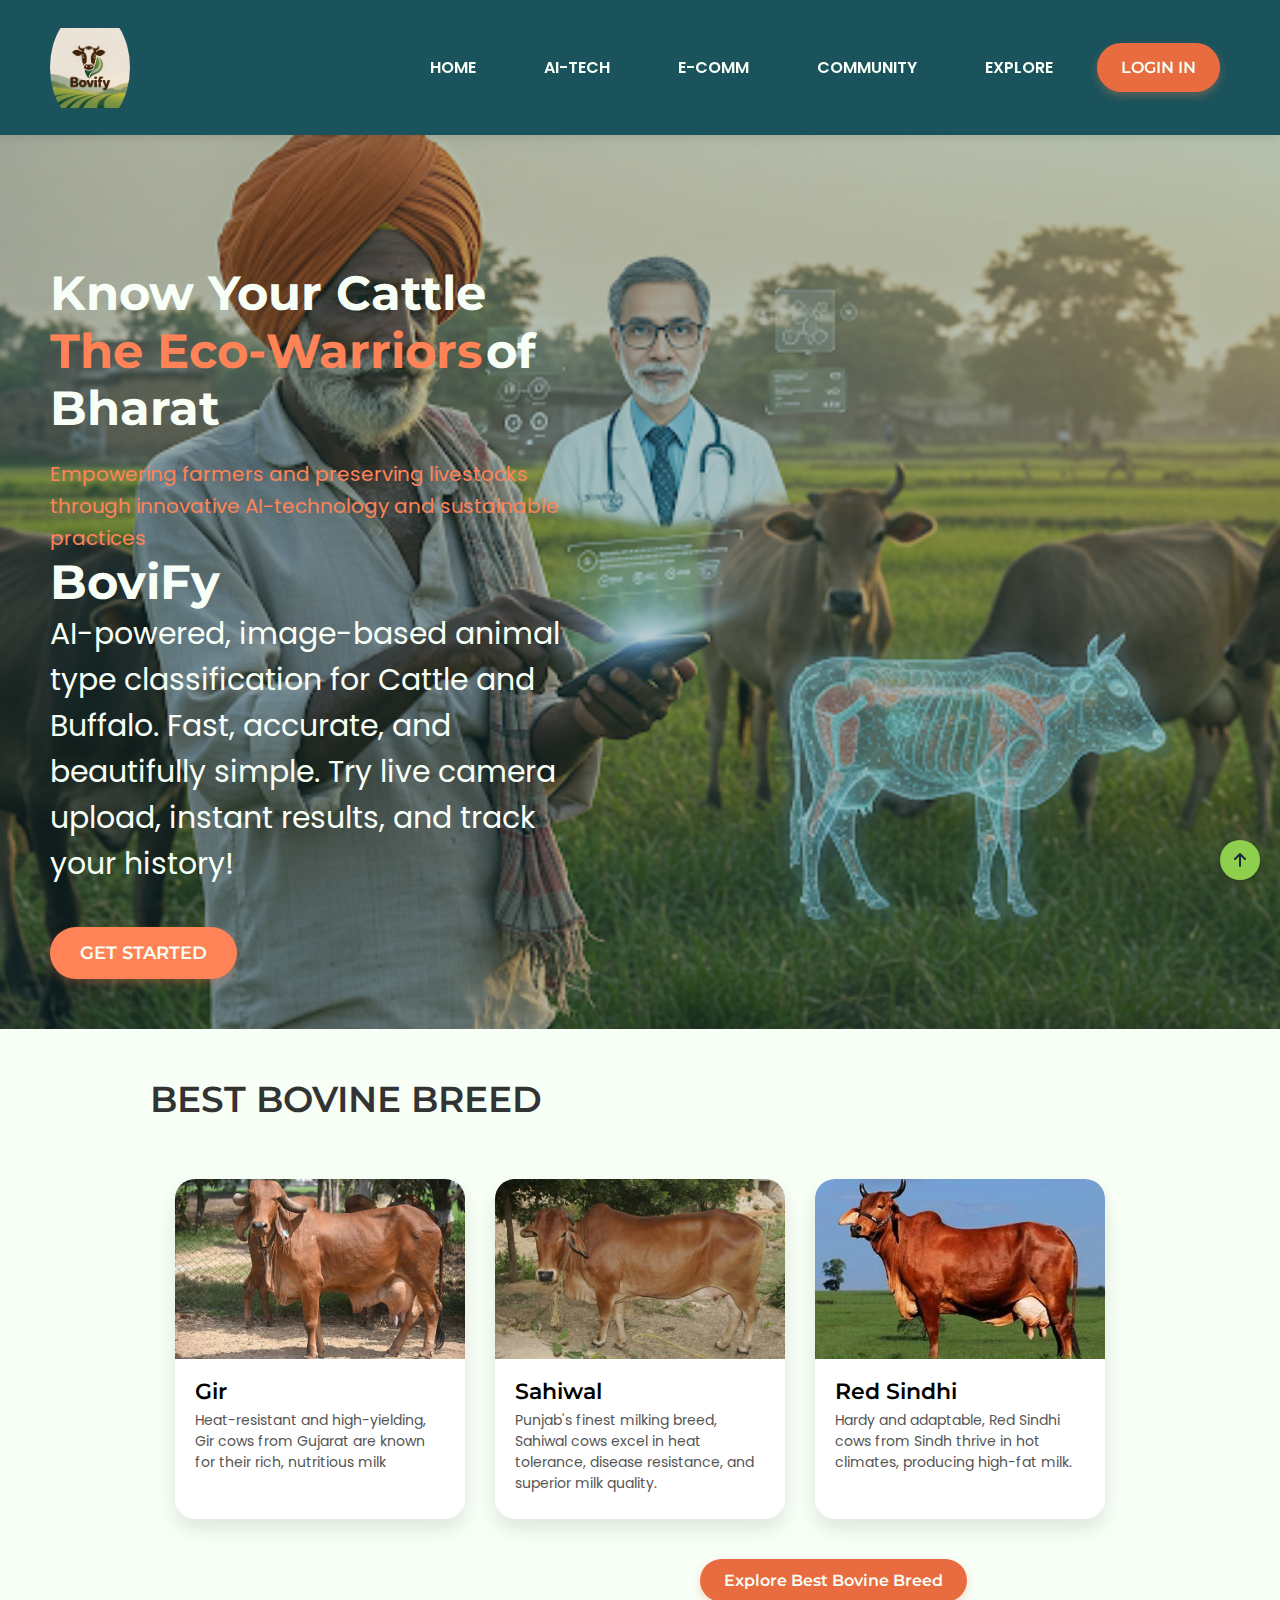
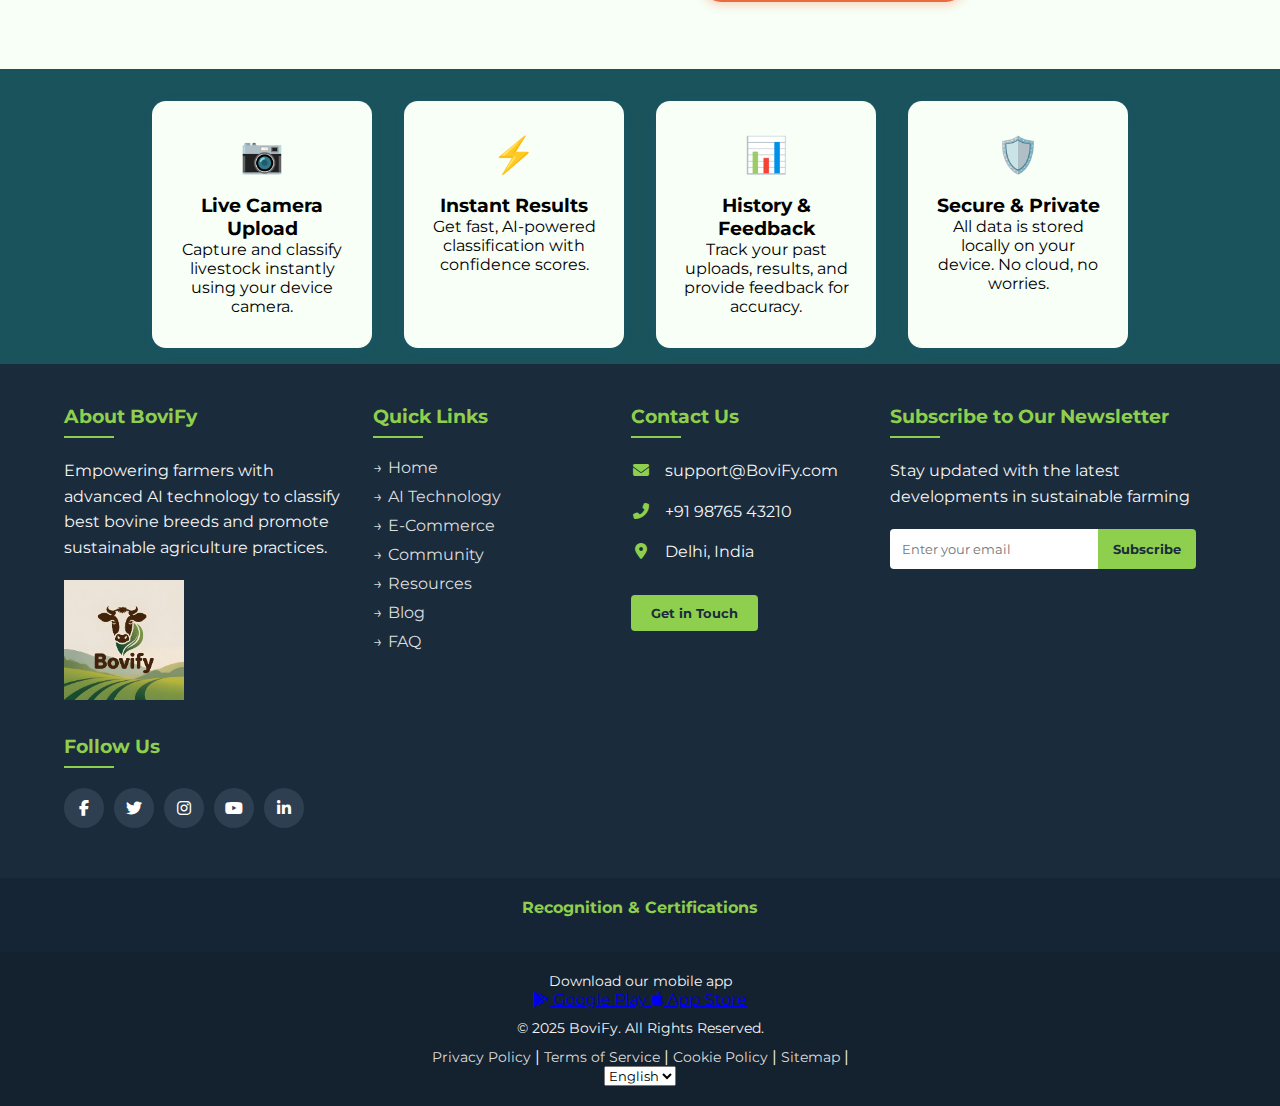
<file: index.html>
<!DOCTYPE html>
<html lang="en">
<head>
    <meta charset="UTF-8">
    <meta name="viewport" content="width=device-width, initial-scale=1.0">
    <link href="https://fonts.googleapis.com/css2?family=Montserrat:wght@400;500;600;700&family=Poppins:wght@400;500;600&display=swap" rel="stylesheet">
    <link rel="stylesheet" href="https://cdnjs.cloudflare.com/ajax/libs/font-awesome/6.5.1/css/all.min.css">

    <title>Animal Type Classification</title>
    <link rel="stylesheet" href="index.css">
</head>
<body>
    <nav class="navbar">
    <div  class="firstcontainer">
        <div class="logo"></div>
        <div class="menu">
            <button onclick="window.location.href='index.html'">HOME</button>
            <button onclick="window.location.href='upload-sec.html'">AI-TECH</button>
            <button onclick="window.location.href='ecomm.html'">E-COMM</button>
            <button onclick="window.location.href='community1.html'">COMMUNITY</button>
            <button onclick="window.location.href='explore.html'">EXPLORE</button>

            <button id="getstart"><a href="login.html" style="text-decoration:none;color:inherit;">LOGIN IN</a></button>
        </div>
    </div>
    </nav>
    <div class="secondcontainer">
        <div class="text">  
            <p id="one">Know Your Cattle</p>
            <p><span id="two">The Eco-Warriors</span> <span id="three">of Bharat</span></p>
            <p id="four">Empowering farmers and preserving livestocks through innovative AI-technology and sustainable practices</p>
            <p id="app-name">BoviFy</p>
            <p id="description">AI-powered, image-based animal type classification for Cattle and Buffalo. Fast, accurate, and beautifully simple. Try live camera upload, instant results, and track your history!</p>
            <button id="getstarts" onclick="window.location.href='ai.html'">GET STARTED</button>
        </div>
        <div class="imageone"></div>
    </div>
    <section class="Overview">
    <div class="firstline">
            <h1 class="heritage-title">BEST BOVINE BREED</h1>
            <div class="IMAGES">
                <img id="menuimage" src="images/IMAGE1.JPG" alt="Gir Cow">
                <h2 id="firstlinetext">Gir</h2>
                <p id="firstlinetexts">Heat-resistant and high-yielding, Gir cows from Gujarat are known for their rich, nutritious milk</p>
            </div>
            <div class="IMAGES">
                <img id="menuimage" src="images/IMAGE2.JPG" alt="Sahiwal Cow">
                <h2 id="firstlinetext">Sahiwal</h2>
                <p id="firstlinetexts">Punjab's finest milking breed, Sahiwal cows excel in heat tolerance, disease resistance, and superior milk quality.</p>
            </div>
            <div class="IMAGES">
                <img id="menuimage" src="images/IMAGE3.JPG" alt="Red Sindhi Cow">
                <h2 id="firstlinetext">Red Sindhi</h2>
                <p id="firstlinetexts">Hardy and adaptable, Red Sindhi cows from Sindh thrive in hot climates, producing high-fat milk.</p>
            </div>
            <span id="explore-sec">
                <button id="getstart" onclick.window.location.href="explore.html">Explore Best Bovine Breed </button>
            </span>
    </div>
    </section>
    <section class="features">
    <div class="feature-card">
      <span class="feature-icon">📷</span>
      <h3>Live Camera Upload</h3>
      <p>Capture and classify livestock instantly using your device camera.</p>

    </div>
    <div class="feature-card">
      <span class="feature-icon">⚡</span>
      <h3>Instant Results</h3>
      <p>Get fast, AI-powered classification with confidence scores.</p>
    </div>
    <div class="feature-card">
      <span class="feature-icon">📊</span>
      <h3>History & Feedback</h3>
      <p>Track your past uploads, results, and provide feedback for accuracy.</p>

    </div>
    <div class="feature-card">
      <span class="feature-icon">🛡️</span>
      <h3>Secure & Private</h3>
      <p>All data is stored locally on your device. No cloud, no worries.</p>
    </div>
  </section>
  <footer>
    <div class="footer-container">
          <div class="footer-section about">
              <h3>About BoviFy</h3>
              <p>Empowering farmers with advanced AI technology to classify best bovine breeds and promote sustainable agriculture practices.</p>
              <div class="footer-logo">
                  <img src="images/logo.png" alt="BoviFy Logo" width="120px" >

              </div>
          </div>
          
          <div class="footer-section links">
              <h3>Quick Links</h3>
              <ul>
                  <li><a href="index.html">Home</a></li>
                  <li><a href="ai.html">AI Technology</a></li>
                  <li><a href="ecomm.html">E-Commerce</a></li>
                  <li><a href="community1.html">Community</a></li>
                  <li><a href="resources.html">Resources</a></li>
                  <li><a href="blog.html">Blog</a></li>
                  <li><a href="faq.html">FAQ</a></li>
                  </ul>
                  </div>
          
          <div class="footer-section contact">
              <h3>Contact Us</h3>
              <p><i class="fas fa-envelope"></i> support@BoviFy.com</p>
              <p><i class="fas fa-phone-alt"></i> +91 98765 43210</p>
              <p><i class="fas fa-map-marker-alt"></i> Delhi, India</p>
              <button class="contact-btn">Get in Touch</button>
          </div>
          
          <div class="footer-section newsletter">
              <h3>Subscribe to Our Newsletter</h3>
              <p>Stay updated with the latest developments in sustainable farming</p>
              <form class="newsletter-form">
                  <input type="email" placeholder="Enter your email" required>
                  <button type="submit">Subscribe</button>
              </form>
          </div>
           <div class="footer-section social">
              <h3>Follow Us</h3>
              <div class="social-icons">
                  <a href="#" class="social-icon" aria-label="Facebook"><i class="fab fa-facebook-f"></i></a>
                  <a href="#" class="social-icon" aria-label="Twitter"><i class="fab fa-twitter"></i></a>
                  <a href="#" class="social-icon" aria-label="Instagram"><i class="fab fa-instagram"></i></a>
                  <a href="#" class="social-icon" aria-label="YouTube"><i class="fab fa-youtube"></i></a>
                  <a href="#" class="social-icon" aria-label="LinkedIn"><i class="fab fa-linkedin-in"></i></a>
              </div>
          </div>
    </div>
  
    <div class="footer-middle">
          <div class="footer-awards">
              <h4>Recognition & Certifications</h4>
              <div class="award-icons">
                  <!-- <img src="images/award1.png" alt="Certification 1" onerror="this.src='images/placeholder-award.png'; this.onerror=null;"> -->
                  <!-- <img src="images/award2.png" alt="Certification 2" onerror="this.src='images/placeholder-award.png'; this.onerror=null;"> -->
                  <!-- <img src="images/award3.png" alt="Certification 3" onerror="this.src='images/placeholder-award.png'; this.onerror=null;"> -->
                  <!-- <img src="images/award4.png" alt="Certification 4" onerror="this.src='images/placeholder-award.png'; this.onerror=null;"> -->
              </div>
              </div>
    </div>
    <div class="footer-bottom">
          <div class="footer-app-download">
              <p>Download our mobile app</p>
              <div class="app-buttons">
                  <a href="#" class="app-button">
                      <i class="fab fa-google-play"></i> Google Play
                  </a>
                  <a href="#" class="app-button">
                      <i class="fab fa-apple"></i> App Store
                  </a>
              </div>
          </div>
          <p>&copy; 2025 BoviFy. All Rights Reserved.</p>
          <div class="footer-legal">
              <a href="privacy.html">Privacy Policy</a> | 
              <a href="terms.html">Terms of Service</a> | 
              <a href="cookies.html">Cookie Policy</a> |
              <a href="sitemap.html">Sitemap</a> |
              <div class="language-selector">
                  <select id="language-select" onchange="changeLanguage(this.value)">
                      <option value="en">English</option>
                       <option value="hi">हिंदी</option>
                      <option value="gu">ગુજરાતી</option>
                      <option value="pa">ਪੰਜਾਬੀ</option>
                  </select>
              </div>
          </div>
    </div>
      
    <div class="back-to-top">
          <a href="#top" id="scroll-to-top" aria-label="Back to top"><i class="fas fa-arrow-up"></i></a>
    </div>
    </footer>

</body>
</html>
</file>
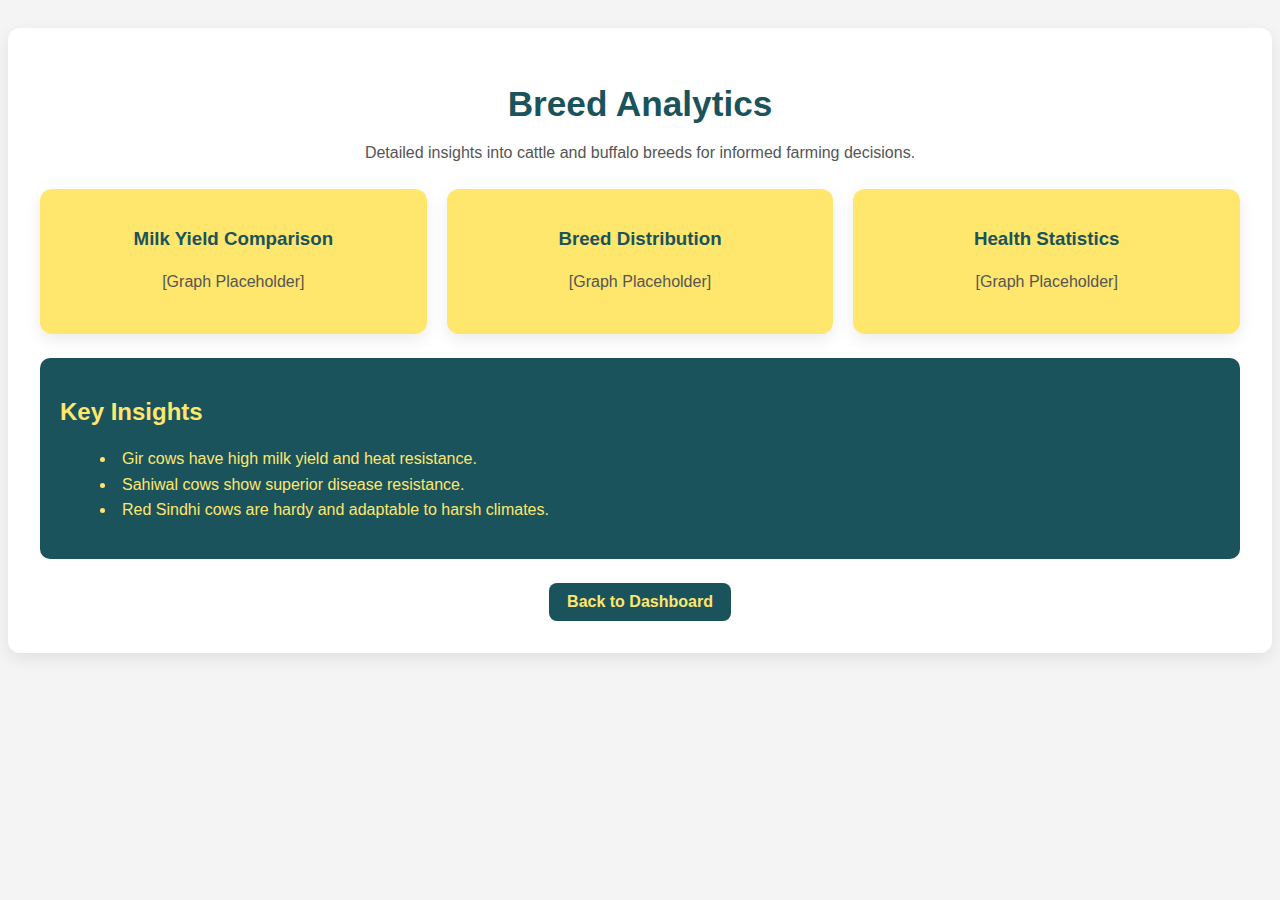
<file: analytics.html>
<!DOCTYPE html>
<html lang="en">
<head>
    <meta charset="UTF-8">
    <meta name="viewport" content="width=device-width, initial-scale=1.0">
    <title>Analytics - BoviFy</title>
    <link rel="stylesheet" href="pages.css">
</head>
<body>
    <div class="page-container">
        <h1>Breed Analytics</h1>
        <p>Detailed insights into cattle and buffalo breeds for informed farming decisions.</p>

        <div class="charts-container">
            <div class="chart-card">
                <h3>Milk Yield Comparison</h3>
                <p>[Graph Placeholder]</p>
            </div>
            <div class="chart-card">
                <h3>Breed Distribution</h3>
                <p>[Graph Placeholder]</p>
            </div>
            <div class="chart-card">
                <h3>Health Statistics</h3>
                <p>[Graph Placeholder]</p>
            </div>
        </div>

        <div class="insights">
            <h2>Key Insights</h2>
            <ul>
                <li>Gir cows have high milk yield and heat resistance.</li>
                <li>Sahiwal cows show superior disease resistance.</li>
                <li>Red Sindhi cows are hardy and adaptable to harsh climates.</li>
            </ul>
        </div>

        <a href="dashboared.html" class="back-btn">Back to Dashboard</a>
    </div>
</body>
</html>
</file>
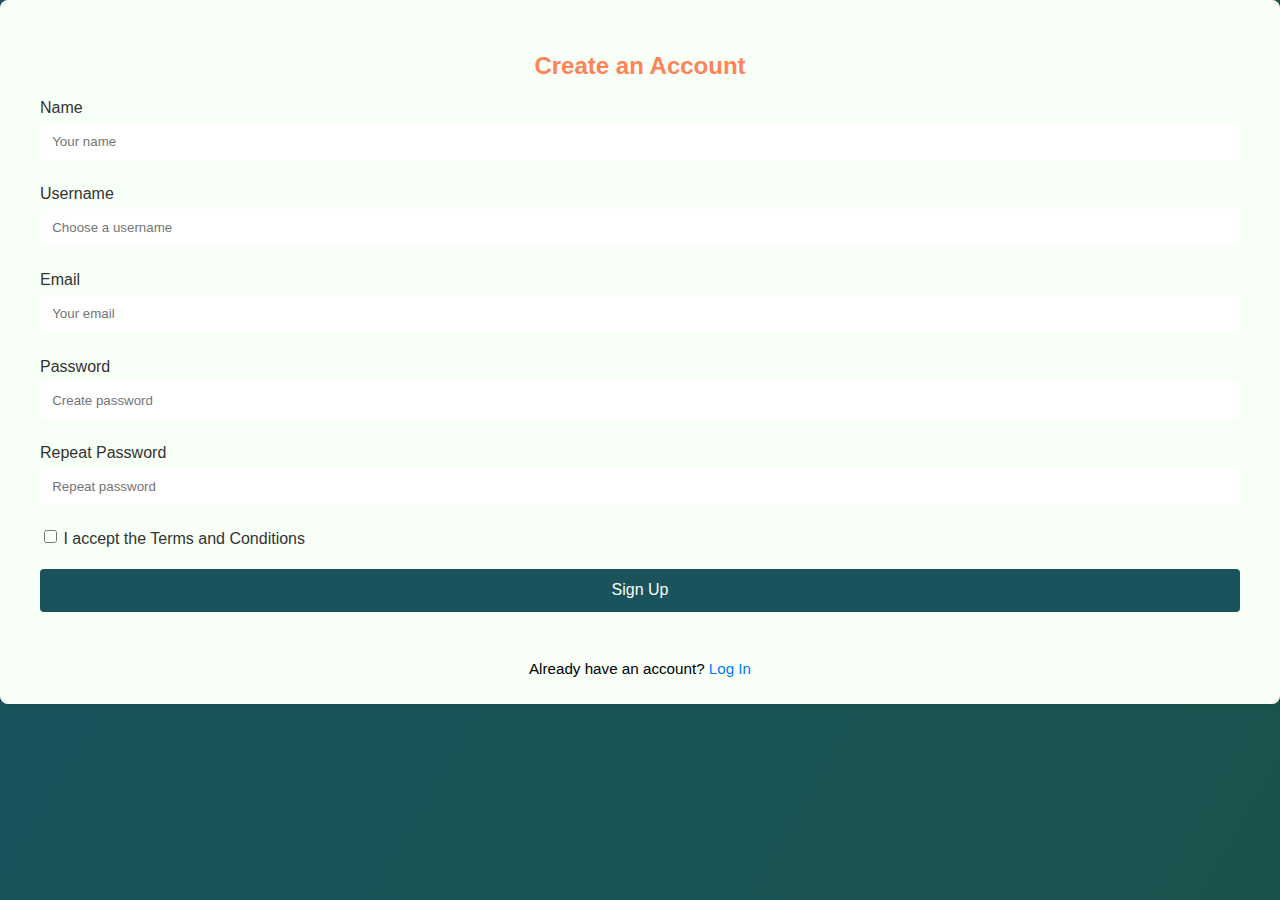
<file: createacc.html>
<!DOCTYPE html>
<html lang="en">
<head>
    <meta charset="UTF-8">
    <title>Create an Account</title>
    <link rel="stylesheet" href="createacc.css">
</head>
<body>
  <div class="signup-container">
    <form id="signupForm" autocomplete="on">
      <h2>Create an Account</h2>
      <label for="name">Name</label>
      <input type="text" id="name" name="name" placeholder="Your name" required>
      
      <label for="username">Username</label>
      <input type="text" id="username" name="username" placeholder="Choose a username" required>
      
      <label for="email">Email</label>
      <input type="email" id="email" name="email" placeholder="Your email" required>
      
      <label for="password">Password</label>
      <input type="password" id="password" name="password" placeholder="Create password" required>
      
      <label for="repeat-password">Repeat Password</label>
      <input type="password" id="repeat-password" name="repeat-password" placeholder="Repeat password" required>
      
      <div class="terms">
        <input type="checkbox" id="terms" name="terms" required>
        <label for="terms">I accept the Terms and Conditions</label>
      </div>
      
      <button type="submit">Sign Up</button>
      <p id="error-message"></p>
      <p class="signin-link">Already have an account? <a href="login.html">Log In</a></p>
    </form>
  </div>
  <script src="createacc.js"></script>
</body>
</html>
</file>
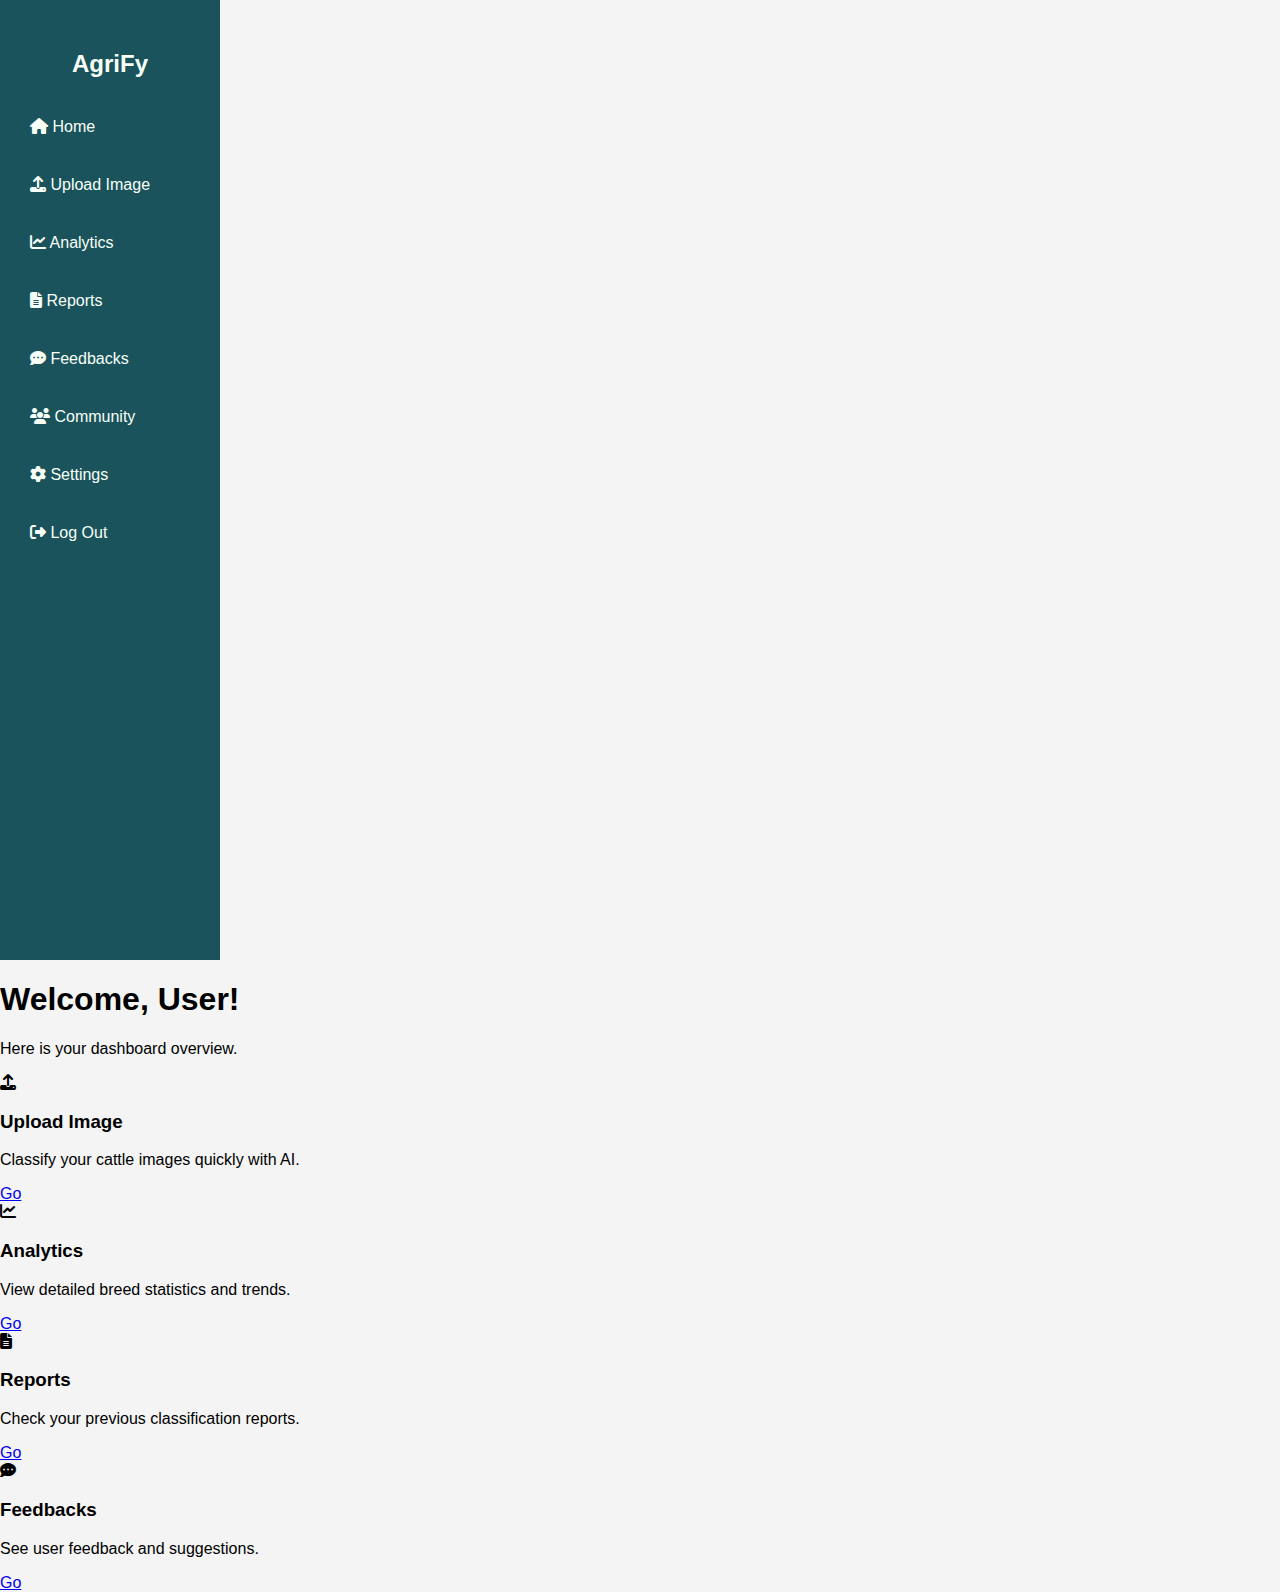
<file: dashboared.html>
<!DOCTYPE html>
<html lang="en">
<head>
  <meta charset="UTF-8">
  <meta name="viewport" content="width=device-width, initial-scale=1.0">
  <title>User Dashboard</title>
  <link rel="stylesheet" href="dashboared.css">
  <link rel="stylesheet" href="https://cdnjs.cloudflare.com/ajax/libs/font-awesome/6.4.0/css/all.min.css">
</head>
<body>
<!-- <script>
  if(localStorage.getItem('isLoggedIn') !== 'true') {
      window.location.href = 'login.html';
  }
</script> -->

<div class="dashboard-container">
  <!-- Sidebar -->
  
  <nav class="sidebar">
    <h2>AgriFy</h2>
    <ul>
      <li><a href="index.html"><i class="fa fa-home"></i> Home</a></li>
      <li><a href="upload-sec.html"><i class="fa fa-upload"></i> Upload Image</a></li>
      <li><a href="analytics.html"><i class="fa fa-chart-line"></i> Analytics</a></li>
      <li><a href="reports.html"><i class="fa fa-file-alt"></i> Reports</a></li>
      <li><a href="feedback.html"><i class="fa fa-comment-dots"></i> Feedbacks</a></li>
      <li><a href="community.html"><i class="fa fa-users"></i> Community</a></li>
      <li><a href="settings.html"><i class="fa fa-cog"></i> Settings</a></li>
      <li><a href="#" id="logout-btn"><i class="fa fa-sign-out-alt"></i> Log Out</a></li>
    </ul>
  </nav>

  <!-- Main Content -->
  <div class="main-content">
    <header>
      
      <h1>Welcome, User!</h1>
      <p>Here is your dashboard overview.</p>
    </header>

    <!-- Quick Access Cards -->
    <div class="cards-container">
      <div class="card">
        <i class="fa fa-upload card-icon"></i>
        <h3>Upload Image</h3>
        <p>Classify your cattle images quickly with AI.</p>
        <a href="upload-sec.html" class="card-btn">Go</a>
      </div>

      <div class="card">
        <i class="fa fa-chart-line card-icon"></i>
        <h3>Analytics</h3>
        <p>View detailed breed statistics and trends.</p>
        <a href="analytics.html" class="card-btn">Go</a>
      </div>

      <div class="card">
        <i class="fa fa-file-alt card-icon"></i>
        <h3>Reports</h3>
        <p>Check your previous classification reports.</p>
        <a href="reports.html" class="card-btn">Go</a>
      </div>

      <div class="card">
        <i class="fa fa-comment-dots card-icon"></i>
        <h3>Feedbacks</h3>
        <p>See user feedback and suggestions.</p>
        <a href="feedback.html" class="card-btn">Go</a>
      </div>
    </div>
  </div>
</div>

<script>
  document.getElementById('logout-btn').addEventListener('click', function(){
      localStorage.removeItem('isLoggedIn');
      window.location.href = 'login.html';
  });
</script>
</body>
</html>
</file>
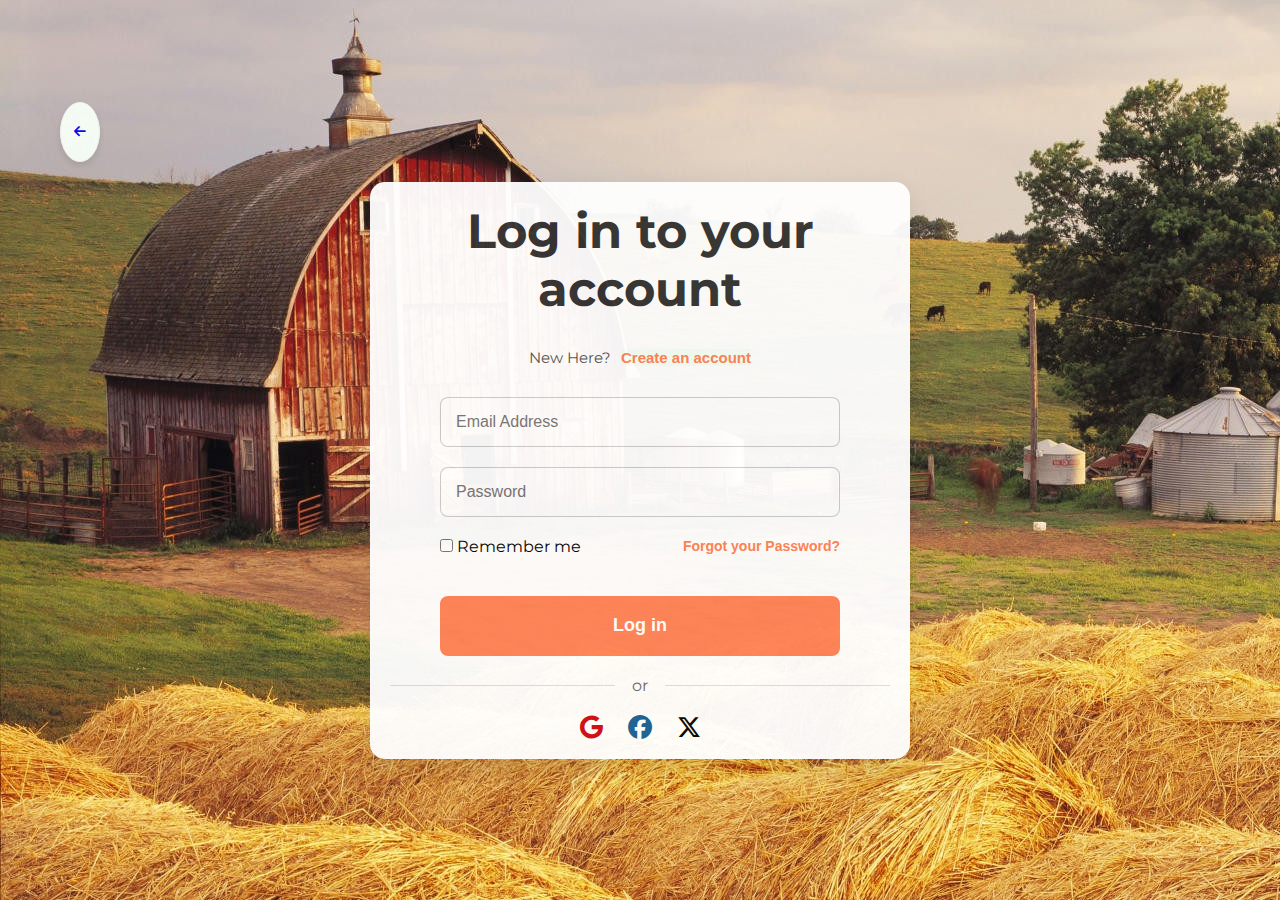
<file: feedback.html>
<!DOCTYPE html>
<html lang="en">
<head>
    <meta charset="UTF-8">
    <meta name="viewport" content="width=device-width, initial-scale=1.0">
    <title>Feedbacks</title>
    <link rel="stylesheet" href="pages.css">
    <link rel="stylesheet" href="https://cdnjs.cloudflare.com/ajax/libs/font-awesome/6.4.0/css/all.min.css">
</head>
<body>
    <script>
        if(localStorage.getItem('isLoggedIn') !== 'true') {
            window.location.href = 'login.html';
        }
    </script>

    <div class="page-container">
        <h1>Feedbacks</h1>
        <p>Here you can see the recent feedbacks submitted by users.</p>

        <!-- Feedback Form -->
        <div class="feedback-form">
            <textarea placeholder="Write your feedback..."></textarea>
            <button>Submit Feedback</button>
        </div>

        <!-- Recent Feedbacks -->
        <div class="feedback-list">
            <h2>Recent Feedbacks</h2>

            <div class="feedback-card">
                <div class="feedback-meta">
                    <strong>John Doe</strong> <span>– 29 Sep 2025</span>
                </div>
                <p>Great platform! The analytics feature is very useful.</p>
            </div>

            <div class="feedback-card">
                <div class="feedback-meta">
                    <strong>Jane Smith</strong> <span>– 28 Sep 2025</span>
                </div>
                <p>The dashboard design is intuitive and attractive.</p>
            </div>

            <div class="feedback-card">
                <div class="feedback-meta">
                    <strong>Mike Lee</strong> <span>– 27 Sep 2025</span>
                </div>
                <p>Would love to see more charts and analytics on breeds.</p>
            </div>

        </div>

        <a href="dashboared.html" class="back-btn"></i> Back to Dashboard</a>
    </div>
</body>
</html>
</file>
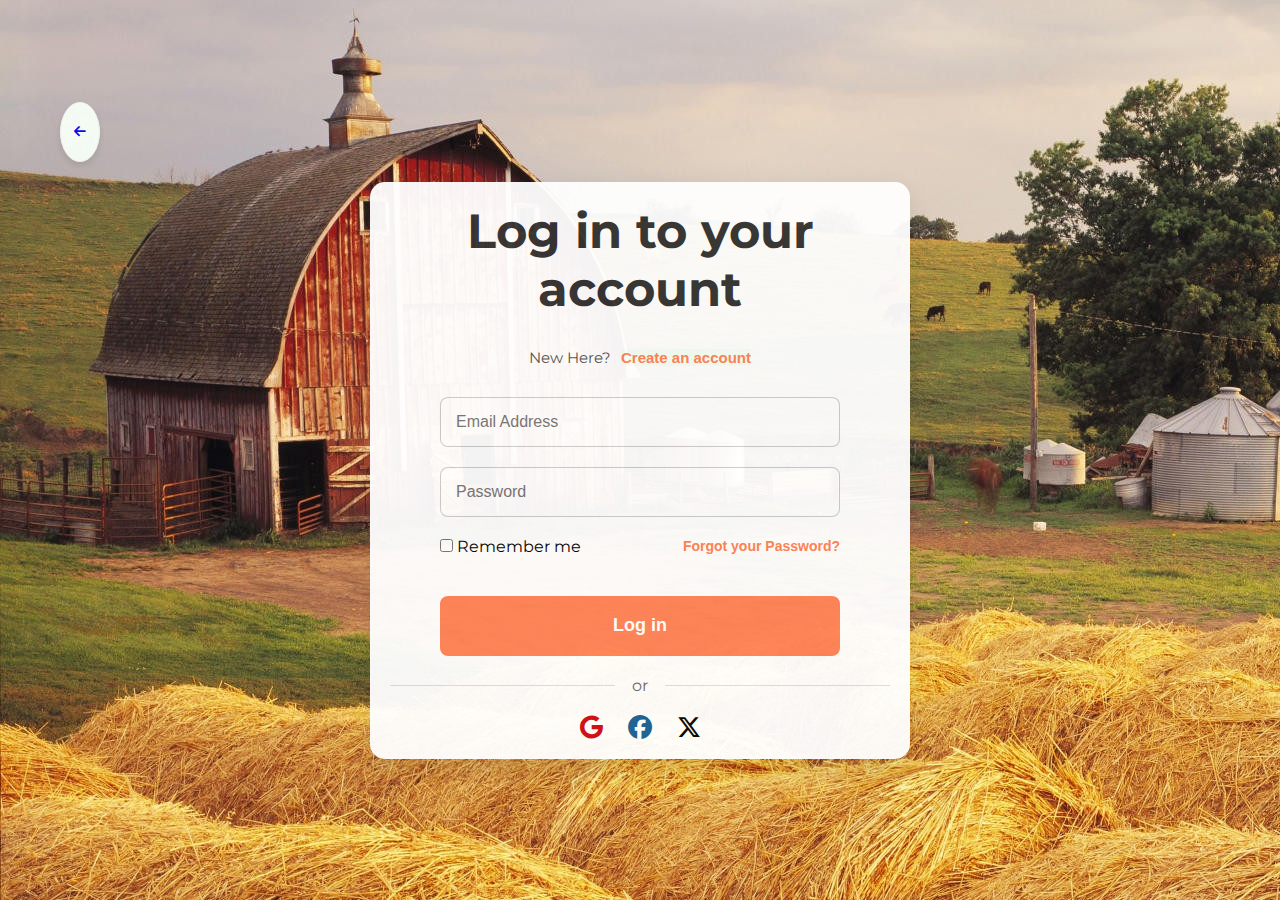
<file: login.html>
<!DOCTYPE html>
<html lang="en">
<head>
    <meta charset="UTF-8">
    <meta name="viewport" content="width=device-width, initial-scale=1.0">
    <title>Login To BoviFy</title>
    <link rel="stylesheet" href="login.css">
    <link rel="stylesheet" href="https://cdnjs.cloudflare.com/ajax/libs/font-awesome/6.5.1/css/all.min.css">
    <link href="https://fonts.googleapis.com/css2?family=Montserrat:wght@400;500;600;700&family=Poppins:wght@400;500;600&display=swap" rel="stylesheet">

</head>
<body>
    <div class="bigcontainer">
       <button id="button">
            <a href="index.html"> <i class="fa-solid fa-arrow-left"></i></a>
       </button>
        <div class="smallcontainer">
            <h2 class="page-title">Log in to your account</h2>
            
            <div class="littletext">
                <h6>New Here?</h6>
                <button style="border:none;background-color: #F7FFF7;">
                    <a href="createacc.html" style="font-size: 15px;font-weight: 600;font-style: Montserrat;text-decoration:none;color:#ff8357;">Create an account</a>
                </button>
            </div>
             <div class="manycontainer" id="login-form">
                <div id="error-message" style="color: red; display: none;"></div>
                <div class="container" id="email">
                    <input type="text" id="email" placeholder="Email Address">
                </div>
                <div class="container" id="password">
                    <input type="password" id="password" placeholder="Password">
                </div>
                <div class="checkbox">
                    <div>
                        <input type="checkbox" id="checkbox">
                        <label for="checkbox">Remember me</label>
                    </div>
                    <button style="text-decoration: none; color: #ff8357; font-size: 14px; font-weight: 600; border: none; background-color: white;">Forgot your Password?</button>
                </div>
                
                <div id="error-message" style="display: none;"></div>
           
                <button id="diffcontainer" type="submit" >Log in</button>
            </div>
            <div class="separator">or</div>
            
            <div class="icons">
                <i class="fa-brands fa-google" style="color: #cf0913;"></i>
                <i class="fa-brands fa-facebook" style="color: #155f97;"></i>
                <i class="fa-brands fa-x-twitter"></i>
            </div>
        </div>
    </div>

</body>
</html>
</file>
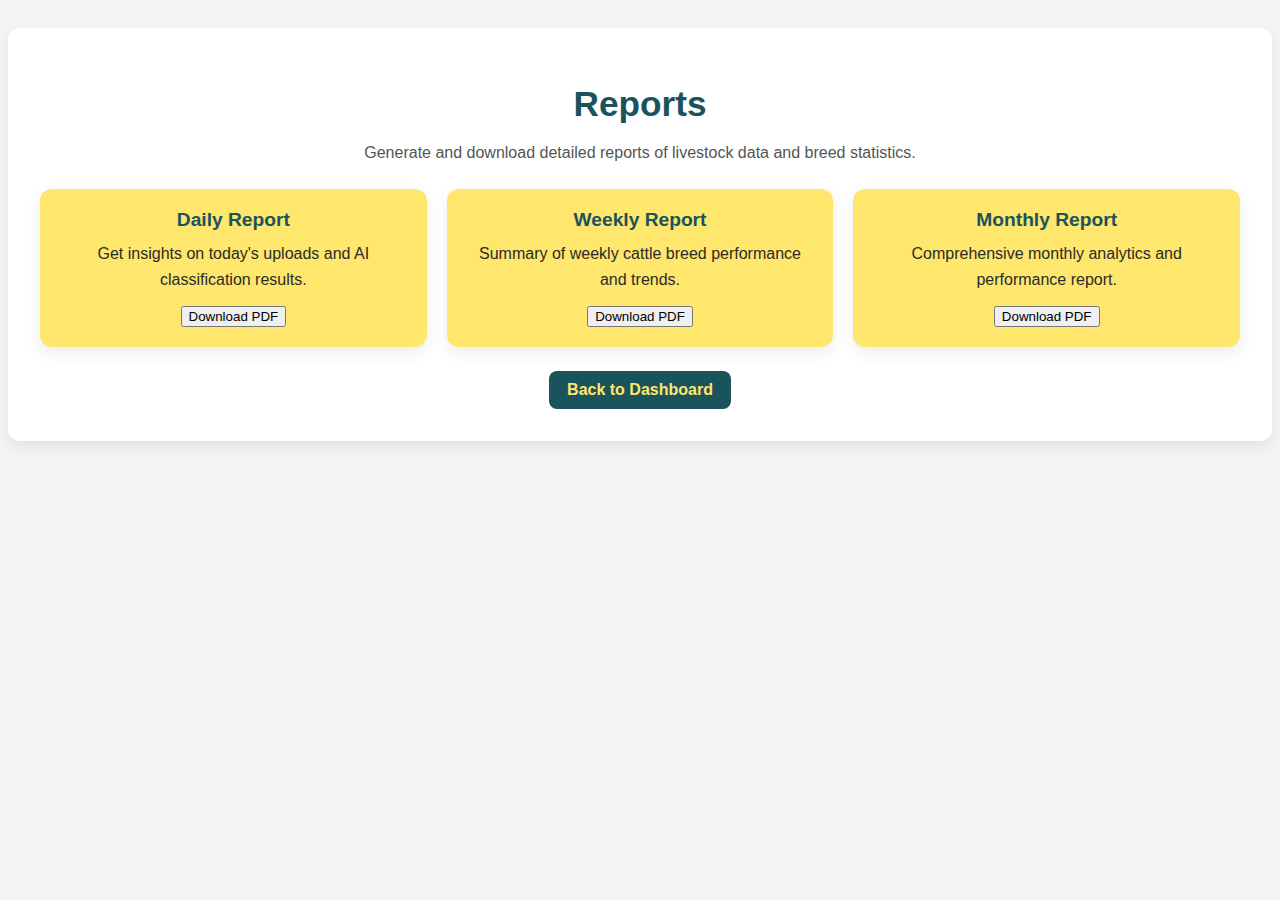
<file: reports.html>
<!DOCTYPE html>
<html lang="en">
<head>
    <meta charset="UTF-8">
    <meta name="viewport" content="width=device-width, initial-scale=1.0">
    <title>Reports - BoviFy</title>
    <link rel="stylesheet" href="pages.css">
</head>
<body>
    <div class="page-container">
        <h1>Reports</h1>
        <p>Generate and download detailed reports of livestock data and breed statistics.</p>

        <div class="cards-container">
            <div class="card">
                <h3>Daily Report</h3>
                <p>Get insights on today's uploads and AI classification results.</p>
                <button>Download PDF</button>
            </div>
            <div class="card">
                <h3>Weekly Report</h3>
                <p>Summary of weekly cattle breed performance and trends.</p>
                <button>Download PDF</button>
            </div>
            <div class="card">
                <h3>Monthly Report</h3>
                <p>Comprehensive monthly analytics and performance report.</p>
                <button>Download PDF</button>
            </div>
        </div>

        <a href="dashboared.html" class="back-btn">Back to Dashboard</a>
    </div>
</body>
</html>
</file>
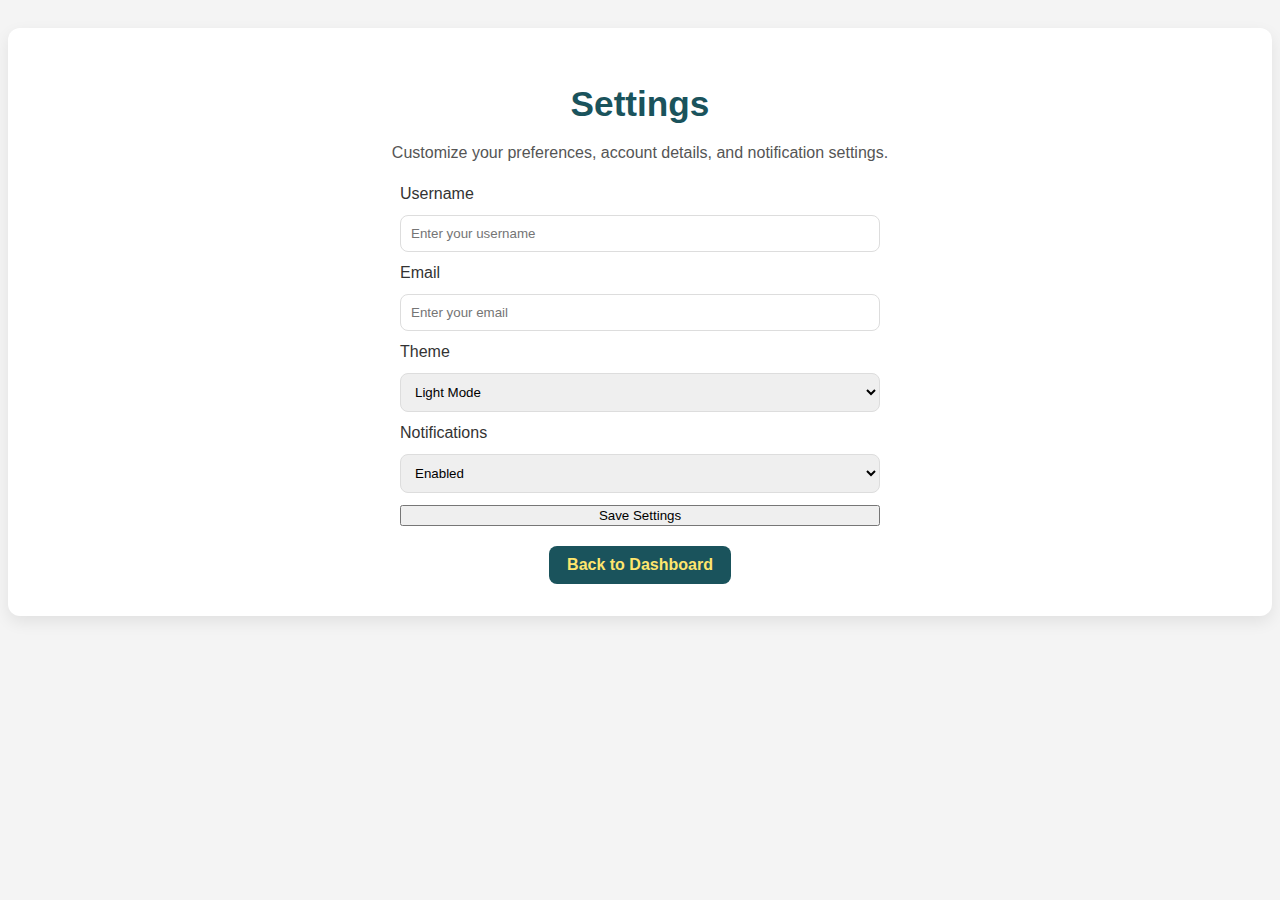
<file: settings.html>
<!DOCTYPE html>
<html lang="en">
<head>
    <meta charset="UTF-8">
    <meta name="viewport" content="width=device-width, initial-scale=1.0">
    <title>Settings - BoviFy</title>
    <link rel="stylesheet" href="pages.css">
</head>
<body>
    <div class="page-container">
        <h1>Settings</h1>
        <p>Customize your preferences, account details, and notification settings.</p>

        <form class="settings-form">
            <label for="username">Username</label>
            <input type="text" id="username" placeholder="Enter your username">

            <label for="email">Email</label>
            <input type="email" id="email" placeholder="Enter your email">

            <label for="theme">Theme</label>
            <select id="theme">
                <option value="light">Light Mode</option>
                <option value="dark">Dark Mode</option>
            </select>

            <label for="notifications">Notifications</label>
            <select id="notifications">
                <option value="enabled">Enabled</option>
                <option value="disabled">Disabled</option>
            </select>

            <button type="submit">Save Settings</button>
        </form>

        <a href="dashboared.html" class="back-btn">Back to Dashboard</a>
    </div>
</body>
</html>
</file>
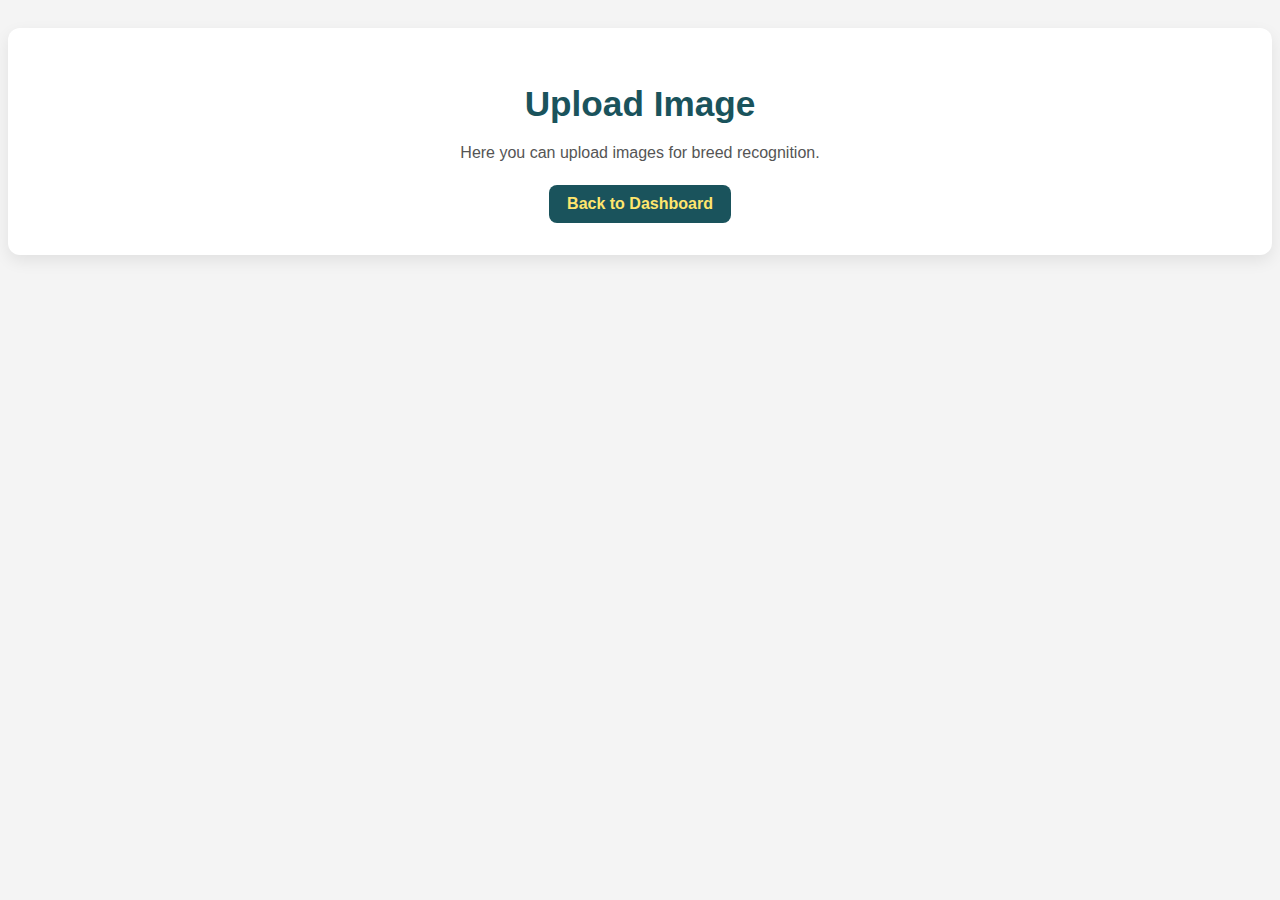
<file: upload.html>
<!DOCTYPE html>
<html lang="en">
<head>
  <meta charset="UTF-8">
  <title>Upload</title>
  <link rel="stylesheet" href="pages.css">
</head>
<body>
  <div class="page-container">
    <h1>Upload Image</h1>
    <p>Here you can upload images for breed recognition.</p>
    <a href="dashboared.html" class="back-btn">Back to Dashboard</a>
  </div>
</body>
</html>
</file>
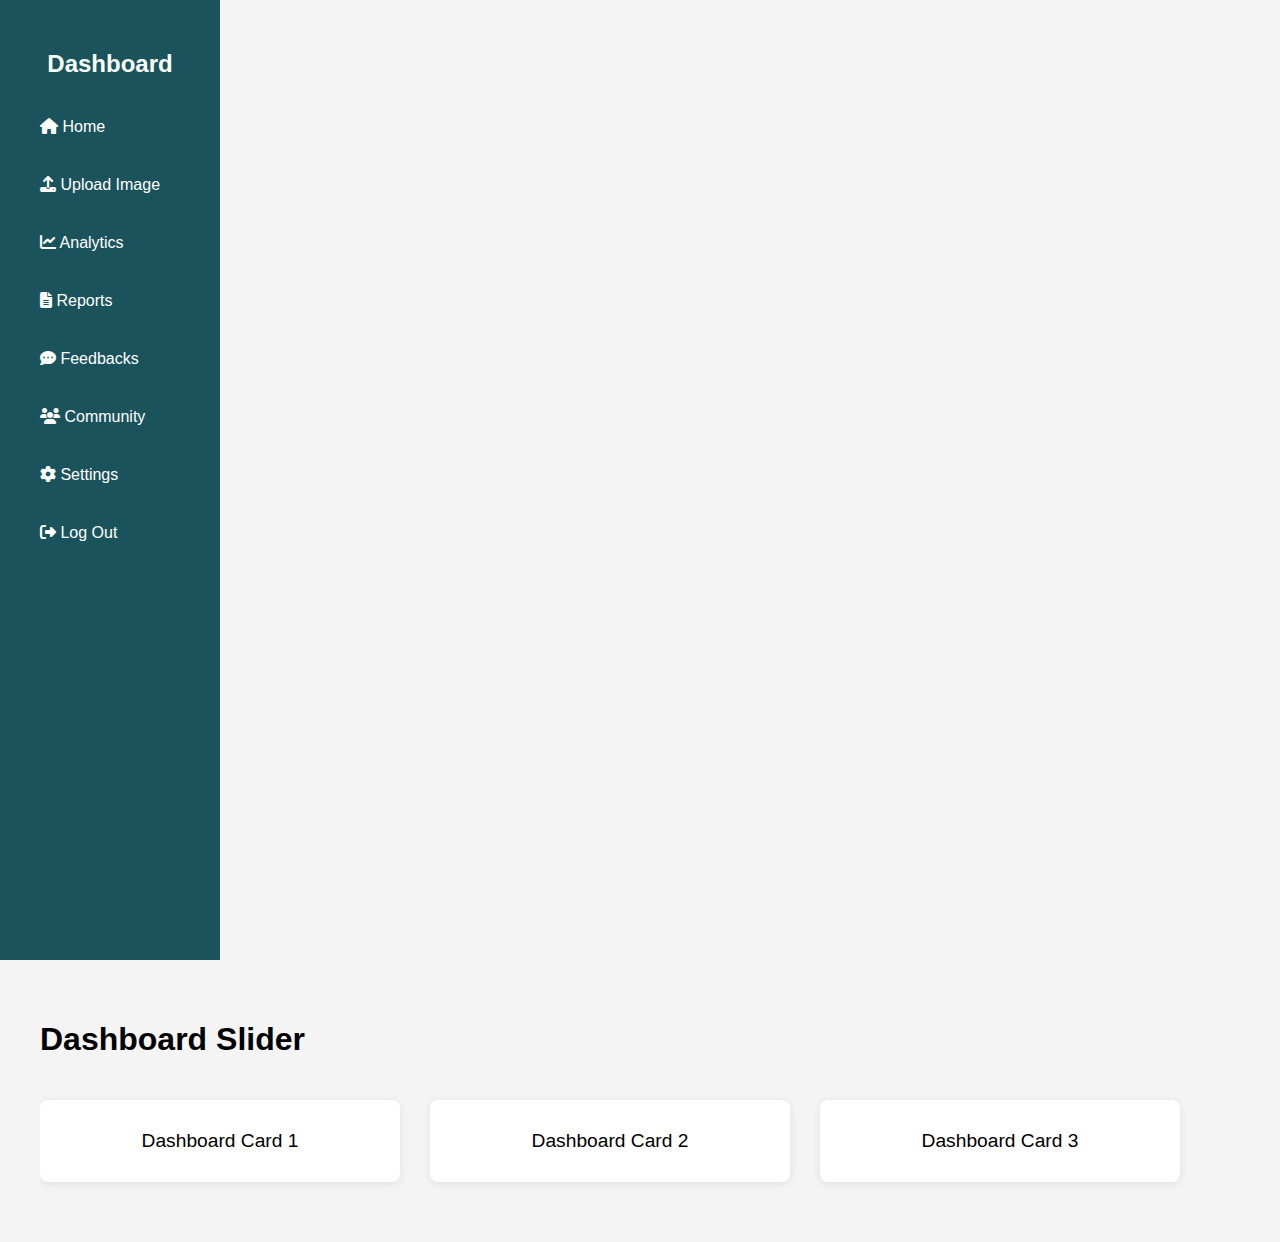
<file: dashboared/dashboared.html>
<!DOCTYPE html>
<html lang="en">
<head>
    <meta charset="UTF-8">
    <meta name="viewport" content="width=device-width, initial-scale=1.0">
    <title>User Dashboared</title>
    <link rel="stylesheet" href="dashboared.css">
    <link rel="stylesheet" href="https://cdnjs.cloudflare.com/ajax/libs/font-awesome/6.4.0/css/all.min.css">

</head>
<body>
    <div class="main">
        <div class="dash-slider">
            <nav class="sidebar">
            <h2>Dashboard</h2>
            <ul>
            <li><a href="#"><i class="fa fa-home"></i> Home</a></li>
            <li><a href="#"><i class="fa fa-upload"></i> Upload Image</a></li>
            <li><a href="#"><i class="fa fa-chart-line"></i> Analytics</a></li>
            <li><a href="#"><i class="fa fa-file-alt"></i> Reports</a></li>
            <li><a href="#"><i class="fa fa-comment-dots"></i> Feedbacks</a></li>
            <li><a href="#"><i class="fa fa-users"></i> Community</a></li>
            <li><a href="#"><i class="fa fa-cog"></i> Settings</a></li>
            <li><a href="#"><i class="fa fa-sign-out-alt"></i> Log Out</a></li>
            </ul>

                
            </nav>
            <main class="main-content">
        <h1>Dashboard Slider</h1>
        <div class="slider">
        <div class="slide">Dashboard Card 1</div>
        <div class="slide">Dashboard Card 2</div>
        <div class="slide">Dashboard Card 3</div>
        </div>
        </main>
        </div>
        <div class="upload-sec"></div>
        <div class="score-sec"></div>
        <div class="feedback-sec"></div>
        <div class="breed-data"></div>
    </div>
</body>
</html>
</file>
<file: index.css>
*{
    margin: 0;
    padding: 0;
    box-sizing: border-box;
    font-family: 'Montserrat', 'Poppins', sans-serif;
}

.firstcontainer{
    height: 15vh;
    width: 100%;
    background-color: #1A535c;
    display: flex;
    justify-content: space-between;
    align-items: center;
    padding: 10px 50px;
    position: sticky;
    top: 0;
    z-index: 1000;
    box-shadow: 0 2px 10px rgba(0, 0, 0, 0.1);
}

.logo{
    height: 13vh;
    width: 80px;
    background-color:#1A535c;
    background-image: url('images/logo.png');
    background-size: contain;
    background-repeat: no-repeat;
    background-position: center;
    border-radius: 50%;
}

.menu{
    display: flex;
    align-items: center;
}

.menu button {
    background-color: transparent;
    color: #f7fff7;
    font-weight: 600;
    font-family: 'Poppins', sans-serif;
    margin: 0 16px;
    padding: 10px 18px;
    border: none;
    cursor: pointer;
    font-size: 16px;
    border-radius: 5px;
    transition: all 0.3s ease;
}

.menu button:hover {
    background-color: rgba(255, 255, 255, 0.2);
    transform: translateY(-2px);
}

#getstart{
    background-color: #e96c40;
    color: #f7fff7;
    font-weight: 600;
    margin: 0 10px;
    padding: 12px 24px;
    border: none;
    cursor: pointer;
    font-size: 16px;
    border-radius: 30px;
    box-shadow: 0 4px 8px rgba(255, 131, 87, 0.3);
    transition: all 0.3s ease;
}

#getstart:hover {
    background-color: #ffe66d;
    transform: translateY(-2px);
    box-shadow: 0 6px 12px rgba(255, 131, 87, 0.4);
}

.secondcontainer{
    min-height: 70vh;
    width: 100%;
    background-color: #1A535c;
    background-color:#1A535c;
    display: flex;
    position: relative;
    overflow: hidden;
    z-index: 1;
}

.text{
    width: 50%;
    padding: 50px;
    position: relative;
    z-index: 2;
    color: #f7fff7;
}

.imageone{
    display: flex;
    flex-direction: column;
    justify-content: center;
    background-image: url('images/image.png');
    background-size: cover;
    background-position: center;
    height: 100%;
    width: 100%;
    position:absolute;
    opacity:0.7;
    
}


.heritage-title {
    width: 100%;
    height: 100px;
    display: flex;
    align-items: center;
    font-family: 'Montserrat', sans-serif;
    font-size: 36px;
    font-weight: 600;
    color: #333;
    text-align: center;
    margin-left: 100px;
}

#one{
    margin-top: 80px;
    font-size: 48px;
    font-weight: 700;
    color: #f7fff7;
    line-height: 1.2;
}

#one, #two, #three {
    font-family: 'Montserrat', sans-serif;
    font-weight: 700;
    font-size: 48px;
    color: #f7fff7;
    line-height: 1.2;
}

#two{
    color: #ff8357;
}

#four{
    font-family: 'Poppins', sans-serif;
    font-size: 20px;
    color: #ff8357;
    margin-top: 20px;
    line-height: 1.6;
}
#app-name{
    width: auto;
    font-family: 'Montserrat', sans-serif;
    font-weight: 700;
    font-size: 48px;
    color: #f7fff7;
    line-height: 1.2;
}
#description{
     font-family: 'Poppins', sans-serif;
    font-size: 30px;
    color: #f7fff7
}

#getstarts{
    background-color: #FF8357;
    color: #f7fff7;
    font-weight: 600;
    padding: 15px 30px;
    border: none;
    cursor: pointer;
    font-size: 18px;
    border-radius: 30px;
    margin-top: 40px;
    box-shadow: 0 4px 8px rgba(255, 131, 87, 0.3);
    transition: all 0.3s ease;
}

#getstarts:hover {
    background-color: #ffe66d;
    transform: translateY(-2px);
    box-shadow: 0 6px 12px rgba(255, 131, 87, 0.4);
}

.Overview {
    padding: 20px 50px;
    /* background-color: #1A535c; */
    background-color: #f7fff7;
}

.firstline{
    display: flex;
    justify-content: center;
    flex-wrap: wrap;
    gap: 30px;
    margin-bottom: 50px;
}

.IMAGES{
    height: 340px;
    width: 290px;
    background-color: white;
    border: none;
    border-radius: 20px;
    box-shadow: 0 10px 20px rgba(0, 0, 0, 0.1);
    transition: all 0.3s ease;
    overflow: hidden;
}

.IMAGES:hover {
    transform: translateY(-10px);
    box-shadow: 0 15px 30px rgba(0, 0, 0, 0.15);
}

#menuimage{
    width: 100%;
    height: 180px;
    object-fit: cover;
}
#explore-sec{
   width: 100%;
   height: 50px; 
   padding: 10px;
   margin-left: 70vh;
}

#firstlinetext{
    padding: 15px 20px 5px;
    font-size: 22px;
    font-weight: 600;
    font-family: 'Montserrat', sans-serif;
}

#firstlinetexts{
    font-size: 14px;
    font-weight: 400;
    font-family: 'Poppins', sans-serif;
    padding: 0 20px;
    color: #555;
    line-height: 1.5;
}

.features {
  display: flex;
  flex-wrap: wrap;
  justify-content: center;
  gap: 2em;
  padding: 2em 1em 1em 1em;
  background-color: #1A535c;
  height: auto;
}
.feature-card {
  background: #f7fff7;
  border-radius: 14px;
  box-shadow: 0 2px 12px rgba(49,130,206,0.07);
  padding: 2em 1.5em;
  max-width: 220px;
  text-align: center;
  transition: transform 0.2s, box-shadow 0.2s;
}


.feature-card:hover {
  transform: translateY(-6px) scale(1.04);
  box-shadow: 0 6px 24px rgba(49,130,206,0.13);
}
.feature-icon {
  font-size: 2.2em;
  margin-bottom: 0.5em;
  display: block;
}

footer {
    background-color: #1a2b3c;
    color: #f5f5f5;
    font-family: 'Open Sans', sans-serif;
    padding: 0;
    margin: 0;
}
      
.footer-container {
    display: flex;
    flex-wrap: wrap;
    justify-content: space-between;
    padding: 40px 5% 20px;
    max-width: 1400px;
    margin: 0 auto;
}

.footer-section {
    flex: 1 1 250px;
    margin-bottom: 30px;
    padding-right: 20px;
     
}

      
.footer-section.about {
    flex: 1 1 300px;
      
}
      
.footer-section h3 {
    color: #8ecf4d;
    font-size: 1.2rem;
    margin-bottom: 20px;
    position: relative;
    padding-bottom: 10px;
    
}
      
.footer-section h3::after {
    content: '';
    position: absolute;
    left: 0;
    bottom: 0;
    height: 2px;
    width: 50px;
    background-color: #8ecf4d;
      /* background: linear-gradient(120deg, #e0eafc 0%, #cfdef3 100%); */
}
    
      
.footer-section p {
    line-height: 1.6;
    margin-bottom: 15px;
}
      
.footer-logo {
    width: 120px;
    margin-top: 20px;
    border-radius: 50%;
}
      
.footer-section.links ul {
    list-style: none;
    padding: 0;
}
.footer-section.links li {
    margin-bottom: 10px;
}
      
.footer-section.links a {
    color: #ddd;
    text-decoration: none;
    transition: color 0.3s ease;
    position: relative;
    padding-left: 15px;
}
      
.footer-section.links a:before {
    content: '→';
    position: absolute;
    left: 0;
    transition: transform 0.3s ease;
}
      
.footer-section.links a:hover {
    color: #8ecf4d;
}

      
.footer-section.links a:hover:before {
    transform: translateX(3px);
}
      
.footer-section.contact i {
    margin-right: 10px;
    color: #8ecf4d;
    width: 20px;
    text-align: center;
}
      
.contact-btn {
    background-color: #8ecf4d;
    color: #1a2b3c;
    border: none;
    padding: 10px 20px;
    border-radius: 4px;
    cursor: pointer;
    font-weight: bold;
    margin-top: 15px;
    transition: background-color 0.3s;
}

.contact-btn:hover {
    background-color: #76b32d;
}
      
.newsletter-form {
    display: flex;
    margin-top: 20px;
}
      
.newsletter-form input[type="email"] {
    flex: 1;
    padding: 12px;
    border: none;
    border-radius: 4px 0 0 4px;
    outline: none;
}
      
.newsletter-form button {
    background-color: #8ecf4d;
    color: #1a2b3c;
    border: none;
    border-radius: 0 4px 4px 0;
    padding: 0 15px;
    cursor: pointer;
    font-weight: bold;
    transition: background-color 0.3s;
}
      
.newsletter-form button:hover {
    background-color: #76b32d;
}
      
.social-icons {
    display: flex;
    gap: 10px;
    margin-top: 15px;
}
      
.social-icon {
    display: flex;
    align-items: center;
    justify-content: center;
    width: 40px;
    height: 40px;
    background-color: #2d3f50;
    color: #fff;
    border-radius: 50%;
    text-decoration: none;
    transition: all 0.3s ease;
}
      
.social-icon:hover {
    background-color: #8ecf4d;
    transform: translateY(-3px);
}
      
.footer-middle {
    background-color: #162535;
    padding: 20px 5%;
    text-align: center;
}
      
.footer-awards h4 {
    color: #8ecf4d;
    margin-bottom: 15px;
}
      
.award-icons {
    display: flex;
    justify-content: center;
    gap: 20px;
    flex-wrap: wrap;
}
      
.award-icons img {
    height: 60px;
    filter: grayscale(0.5);
    transition: filter 0.3s ease;
}
      
.award-icons img:hover {
    filter: grayscale(0);
}
      
.footer-bottom {
    background-color: #14212f;
    padding: 20px 5%;
    text-align: center;
    display: flex;
    flex-direction: column;
    gap: 10px;
}
      
.footer-bottom p {
    margin: 0;
    font-size: 0.9rem;
}
      
.footer-legal a {
    color: #ddd;
    text-decoration: none;
    font-size: 0.9rem;
    transition: color 0.3s;
}
      
.footer-legal a:hover {
    color: #8ecf4d;
}
      
.back-to-top {
    position: fixed;
    bottom: 20px;
    right: 20px;
    z-index: 99;
}
      
.back-to-top a {
    display: flex;
    align-items: center;
    justify-content: center;
    width: 40px;
    height: 40px;
    background-color: #8ecf4d;
    color: #1a2b3c;
    border-radius: 50%;
    text-decoration: none;
    box-shadow: 0 2px 5px rgba(0, 0, 0, 0.3);
    transition: all 0.3s;
}
      
.back-to-top a:hover {
    background-color: #76b32d;
    transform: translateY(-3px);
}
</file>
<file: pages.css>
/* ===== Global ===== */
body {
  margin: 0;
  font-family: 'Poppins', Arial, sans-serif;
  background: #f4f4f4;
  color: #333;
  display: flex;
  flex-direction: column;
  min-height: 100vh;
}

.page-container {
  background: #fff;
  padding: 32px;
  border-radius: 12px;
  box-shadow: 0 6px 16px rgba(0,0,0,0.08);
  max-width: 1200px;
  width: 95%;
  margin: 28px auto;
  text-align: center;
}

.page-container h1 {
  color: #1a535c;
  font-size: 2.2rem;
  margin-bottom: 10px;
}

.page-container p {
  font-size: 1rem;
  color: #555;
  margin-bottom: 20px;
  line-height: 1.6;
}

/* ===== Charts & Cards ===== */
.charts-container,
.cards-container,
.community-cards {
  display: flex;
  flex-wrap: wrap;
  gap: 20px;
  justify-content: space-between;
  margin: 24px 0;
}

.chart-card,
.card {
  background: #ffe66d;
  color: #1a535c;
  padding: 20px;
  border-radius: 12px;
  flex: 1 1 320px;
  box-shadow: 0 6px 16px rgba(0,0,0,0.08);
  transition: transform 0.25s ease, box-shadow 0.25s ease;
}

.chart-card:hover,
.card:hover {
  transform: translateY(-5px);
  box-shadow: 0 12px 24px rgba(0,0,0,0.12);
}

.card h3 { margin: 0 0 10px; font-size: 1.2rem; }
.card p { margin: 0 0 14px; color: #2b2b2b; }

.card .action {
  display: inline-block;
  padding: 10px 16px;
  background: #1a535c;
  color: #ffe66d;
  border-radius: 8px;
  text-decoration: none;
  font-weight: 600;
}
.card .action:hover { background: #0d2e33; }

/* ===== Insights (Analytics) ===== */
.insights {
  text-align: left;
  background: #1a535c;
  color: #ffe66d;
  padding: 20px;
  border-radius: 10px;
  margin-bottom: 24px;
}
.insights ul { list-style: inside disc; line-height: 1.6; }

/* ===== Feedback ===== */
.feedback-form textarea {
  width: 100%;
  min-height: 100px;
  padding: 14px;
  border-radius: 10px;
  border: 1px solid #ddd;
  font-size: 1rem;
  resize: vertical;
}

.feedback-form .btn-submit {
  margin-top: 12px;
  padding: 10px 20px;
  background: #1a535c;
  color: #ffe66d;
  border: none;
  border-radius: 8px;
  font-weight: 600;
  cursor: pointer;
}
.feedback-form .btn-submit:hover { background: #0d2e33; }

.feedback-list { margin-top: 24px; text-align: left; }
.feedback-list h2 { color: #1a535c; margin-bottom: 12px; }

.feedback-card {
  background: #fff;
  color: #1a535c;
  border-radius: 12px;
  padding: 16px;
  margin-bottom: 14px;
  box-shadow: 0 6px 18px rgba(0,0,0,0.06);
}
.feedback-card p { margin: 0; color: #2b2b2b; }

/* ===== Settings ===== */
.settings-form {
  display: flex;
  flex-direction: column;
  gap: 12px;
  max-width: 480px;
  margin: 20px auto;
  text-align: left;
}
.settings-form input,
.settings-form select {
  padding: 10px;
  border-radius: 8px;
  border: 1px solid #ddd;
}
.settings-form .btn-save {
  padding: 10px 18px;
  background: #1a535c;
  color: #ffe66d;
  border: none;
  border-radius: 8px;
  font-weight: 600;
}
.settings-form .btn-save:hover { background: #0d2e33; }

/* ===== Back Button ===== */
.back-btn {
  display: inline-block;
  padding: 10px 18px;
  background: #1a535c;
  color: #ffe66d;
  text-decoration: none;
  border-radius: 8px;
  font-weight: 600;
}
.back-btn:hover { background: #0d2e33; }

/* ===== Responsive ===== */
@media (max-width: 900px) {
  .charts-container,
  .cards-container,
  .community-cards { flex-direction: column; }
  .page-container { padding: 20px; }
}
</file>
<file: createacc.css>
body {
  margin: 0;
  padding: 0;
  font-family: 'Roboto', Arial, sans-serif;
  background: linear-gradient(120deg, #1A535c, #1a534a);
  height: auto;
  display: flex;
  align-items: center;
  justify-content: center;
}

.signup-container {
  background: #f7fff7;
  padding: 2rem 2.5rem;
  border-radius: 8px;
  box-shadow: 0 0 10px rgba(0,0,0,.12);
  max-width: 5000px;
  width: 100%;
  height:40rem;
  opacity: 1;
}

form h2 {
  margin-bottom: 1.2rem;
  text-align: center;
  color: #FF8357;
}

form label {
  display: block;
  margin: 0.6rem 0 0.3rem;
  color: #333;
}

form input[type="text"],
form input[type="email"],
form input[type="password"] {
  width: 100%;
  padding: 0.7rem;
  margin-bottom: 0.9rem;
  border: 1px solid #f7fff7;
  border-radius: 4px;
  box-sizing: border-box;
}

.terms {
  display: flex;
  align-items: center;
  margin-bottom: 1rem;
}

.terms input[type="checkbox"] {
  margin-right: 0.4rem;
}

button[type="submit"] {
  width: 100%;
  background: #1A535c;
  color: #f7fff7;
  padding: 0.8rem;
  border: none;
  border-radius: 4px;
  cursor: pointer;
  font-size: 1rem;
  transition: background 0.2s;
}

button[type="submit"]:hover {
  background: #0056b3;
}

#error-message {
  color: #FF8357;
  text-align: center;
  min-height: 1em;
}

.signin-link {
  text-align: center;
  margin-top: 1rem;
  font-size: 0.95rem;
}

.signin-link a {
  color: #007bff;
  text-decoration: none;
}
</file>
<file: dashboared.css>
body {
  margin: 0;
  font-family: Arial, sans-serif;
  background: #f4f4f4;
}

.dash-slide {
  display: flex;
  align-items: flex-start;
  text-align: center;
  min-height: 100vh;
}

.sidebar {
  background: #1a535c;
  color: #f7fff7;
  width: 220px;
  padding: 30px 0;
  min-height: 100vh;
}

.sidebar h2 {
  text-align: center;
  margin-bottom: 30px;
}

.sidebar ul {
  list-style: none;
  padding: 0;
}

.sidebar ul li {
  margin: 20px 0;
}

.sidebar ul li a {
  color: #f7fff7;
  text-decoration: none;
  display: block;
  padding: 10px 30px;
  transition: background 0.3s ease;
}

.sidebar ul li a:hover {
  background: #f7fff7;
  color: black;
}





/* Responsive styles */
@media (max-width: 800px) {
  .dashboard-container {
    flex-direction: column;
  }
  .sidebar {
    width: 100%;
    height: auto;
    min-height: 60px;
    padding: 15px 0;
  }
  .main-content {
    padding: 20px;
  }
}
</file>
<file: login.css>
*{
    margin: 0;
    padding: 0;
}

body {
    font-family: 'Montserrat', 'Poppins', sans-serif;
    background-color:#F7FFF7 ;
    display: flex;
    justify-content: center;
    align-items: center;
    min-height: 100vh;
    background-image: url(images/FARMPAGE.jpeg);
    opacity:0.95;
}

.bigcontainer{
    display: flex;
    flex-direction: column;
    width: 100%;
    max-width: 1200px;
    margin: 0 auto;
}

#button{
    height: 60px;
    width: 40px;
    border: 1px solid whitesmoke;
    background-color: #F7FFF7;
    border-radius: 50%;
    margin: 20px;
    cursor: pointer;
    display: flex;
    justify-content: center;
    align-items: center;
    align-self: flex-start;
    transition: all 0.3s ease;
    box-shadow: 0 4px 6px rgba(0, 0, 0, 0.1);
}

#button:hover {
    transform: translateY(-2px);
    box-shadow: 0 6px 8px rgba(0, 0, 0, 0.15);
}

.smallcontainer{
    height: auto;
    width: 500px;
    background-color: white;
    margin: 0 auto;
    margin-bottom: 60px;
    padding: 20px;
    border-radius: 15px;
    box-shadow: 0 10px 25px rgba(0, 0, 0, 0.1);
}

.page-title {
    font-size: 48px;
    font-weight: 700;
    font-family: 'Montserrat', sans-serif;
    text-align: center;
    margin-bottom: 30px;
    color: #333;
}

.littletext {
    display: flex;
    align-items: center;
    justify-content: center;
    gap: 10px;
    margin-bottom: 30px;
}

.littletext h6 {
    font-size: 15px;
    font-weight: 400;
    color: #555;
    margin: 0;
}
input[type="text"],
input[type="password"],
input[type="email"] {
    width: 100%;
    height: 50px;
    border: 1px solid rgba(0, 0, 0, 0.2);
    border-radius: 8px;
    background-color: white;
    color: black;
    padding-left: 15px;
    font-size: 16px;
    box-sizing: border-box;
    transition: border-color 0.3s ease;
}

input:focus {
    outline: none;
    border-color: #ff8357;
    box-shadow: 0 0 0 2px rgba(255, 131, 87, 0.2);
}

.container {
    margin-bottom: 20px;
}

.manycontainer {
    padding: 0 50px;
}

.checkbox {
    display: flex;
    align-items: center;
    justify-content: space-between;
    margin: 20px 0;
}
#diffcontainer {
    width: 100%;
    height: 60px;
    background-color: #ff8357;
    border: none;
    border-radius: 8px;
    font-size: 18px;
    font-weight: 600;
    color: white;
    cursor: pointer;
    transition: all 0.3s ease;
    margin-top: 20px;
}

#diffcontainer:hover {
    background-color: #e96c40;
    transform: translateY(-2px);
    box-shadow: 0 4px 8px rgba(0, 0, 0, 0.2);
}

#diffcontainer:disabled {
    background-color: #cccccc;
    cursor: not-allowed;
}

.separator {
    text-align: center;
    margin: 20px 0;
    color: #666;
    position: relative;
}

.separator::before,
.separator::after {
    content: "";
    position: absolute;
    top: 50%;
    width: 45%;
    height: 1px;
    background-color: #ddd;
}

.separator::before {
    left: 0;
}

.separator::after {
    right: 0;
}

.icons {
    display: flex;
    justify-content: center;
    align-items: center;
    gap: 25px;
    margin-top: 20px;
}

.icons i {
    font-size: 24px;
    cursor: pointer;
    transition: transform 0.3s ease;
}
.icons i:hover {
    transform: scale(1.2);
}

#error-message {
    background-color: rgba(255, 0, 0, 0.1);
    color: #d32f2f;
    padding: 10px;
    border-radius: 4px;
    text-align: center;
    margin: 15px 0;
    font-size: 14px;
}

/* Responsive adjustments */
@media (max-width: 768px) {
    .smallcontainer {
        width: 90%;
        padding: 20px;
    }
    
    .manycontainer {
        padding: 0 20px;
    }
    
    .page-title {
        font-size: 36px;
    }
}
</file>
<file: dashboared/dashboared.css>
body {
  margin: 0;
  font-family: Arial, sans-serif;
  background: #f4f4f4;
}

.dash-slide {
  display: flex;
  min-height: 100vh;
}

.sidebar {
  background: #1a535c;
  color: #f7fff7;
  width: 220px;
  padding: 30px 0;
  min-height: 100vh;
}

.sidebar h2 {
  text-align: center;
  margin-bottom: 30px;
}

.sidebar ul {
  list-style: none;
  padding: 0;
}

.sidebar ul li {
  margin: 20px 0;
}

.sidebar ul li a {
  color: #fff;
  text-decoration: none;
  display: block;
  padding: 10px 40px;
  transition: background 0.3s;
}

.sidebar ul li a:hover {
  background: #34495e;
}

.main-content {
  flex: 1;
  padding: 40px;
}

.slider {
  display: flex;
  gap: 30px;
  overflow-x: auto;
  padding: 20px 0;
}

.slide {
  min-width: 300px;
  background: #fff;
  box-shadow: 0 2px 8px rgba(60,60,60,0.1);
  border-radius: 8px;
  padding: 30px;
  text-align: center;
  font-size: 1.2em;
  flex-shrink: 0;
}

/* Responsive styles */
@media (max-width: 800px) {
  .dashboard-container {
    flex-direction: column;
  }
  .sidebar {
    width: 100%;
    height: auto;
    min-height: 60px;
    padding: 15px 0;
  }
  .main-content {
    padding: 20px;
  }
}
</file>
